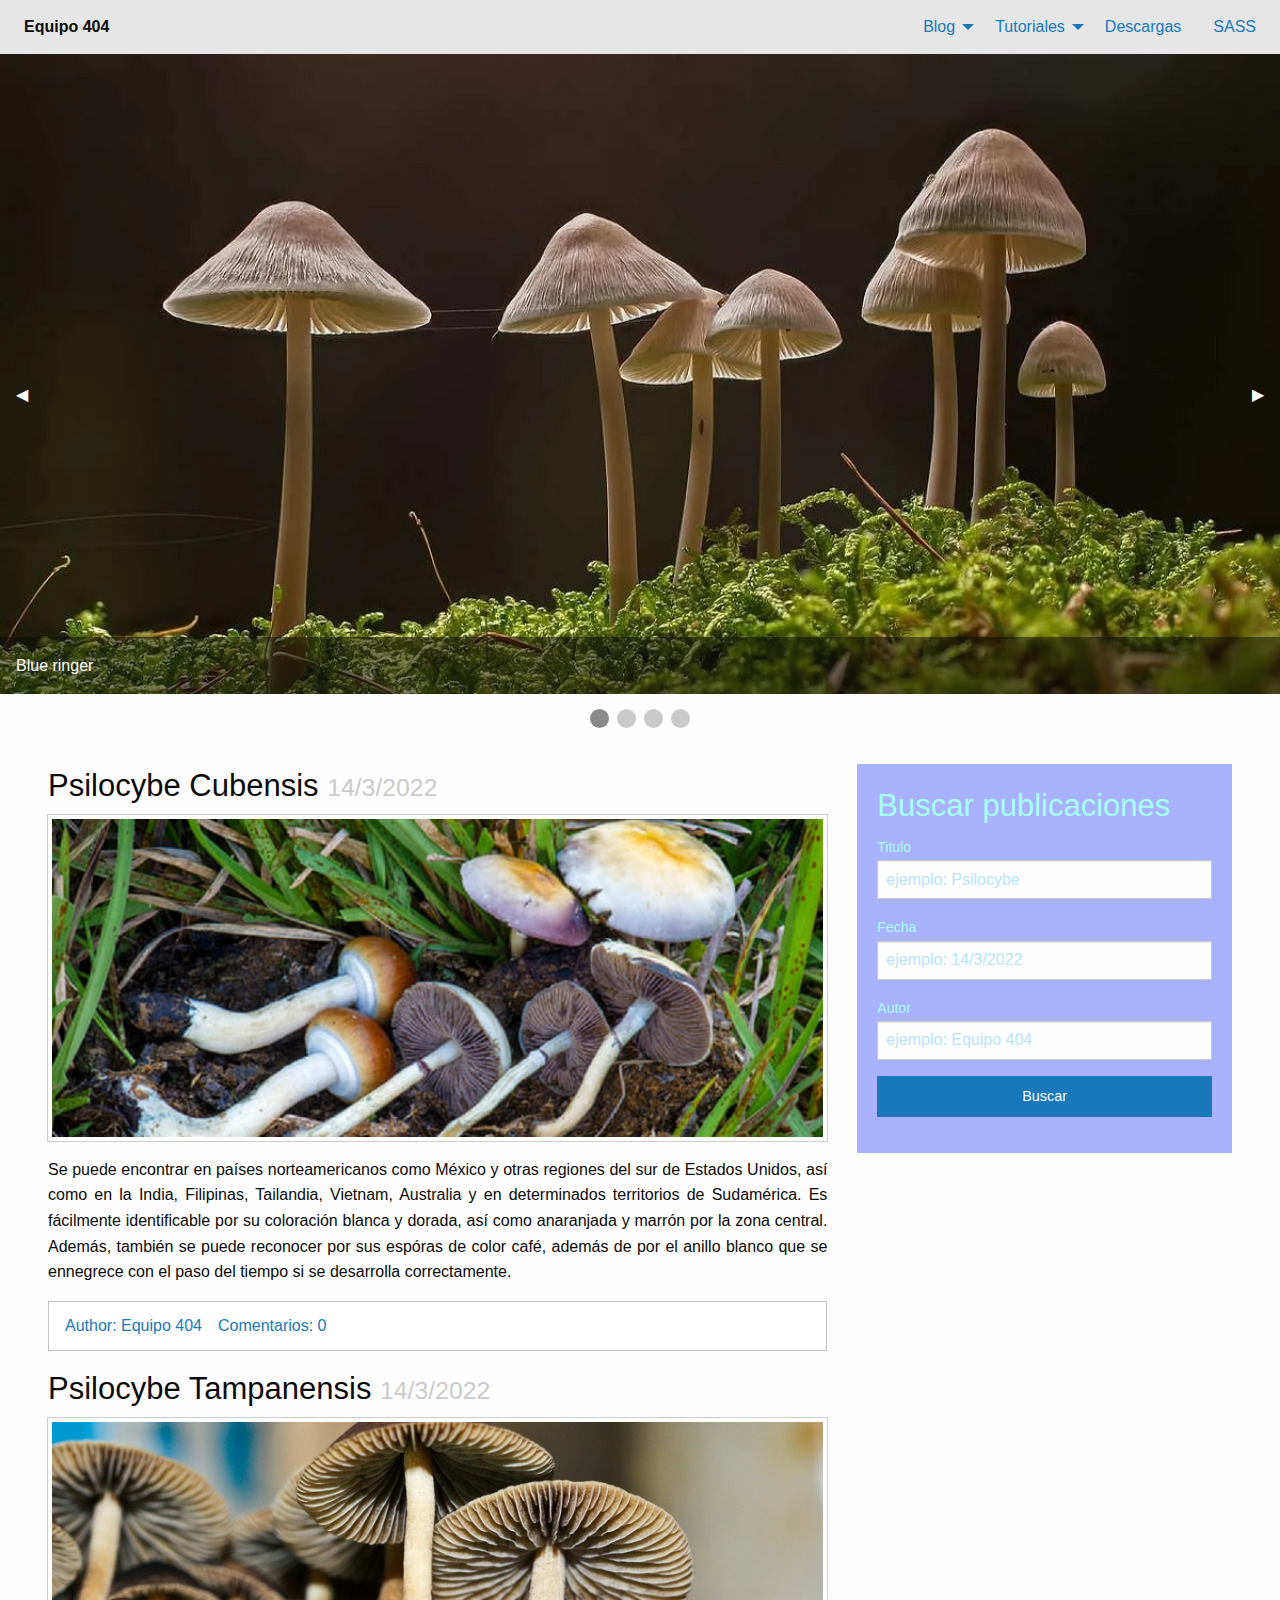
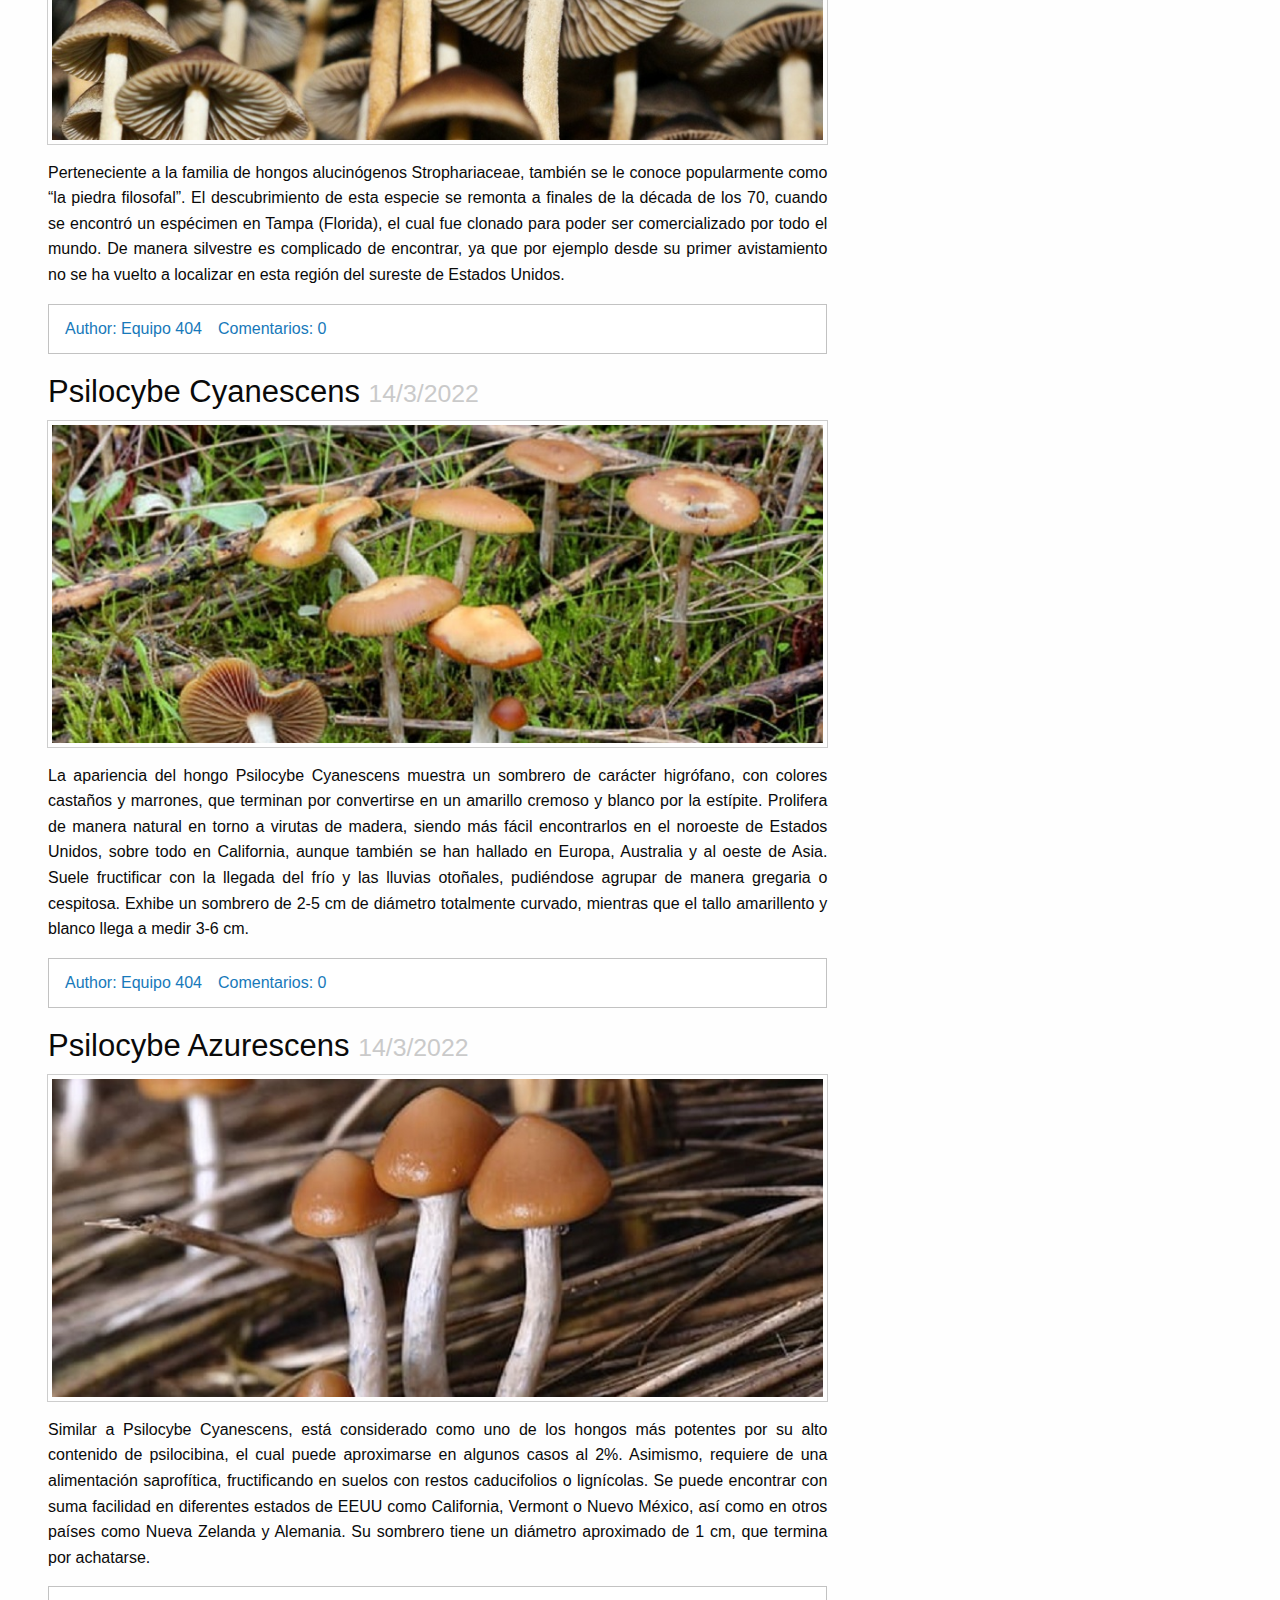
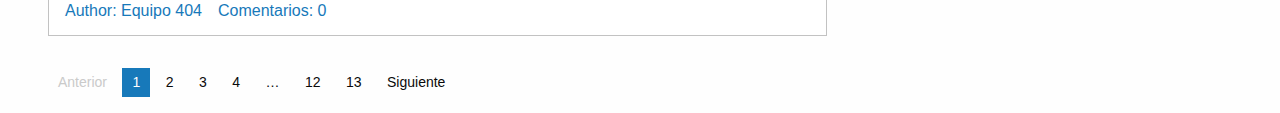
<file: index.html>
<!doctype html>
<html class="no-js" lang="en" dir="ltr">
  <head>
    <meta charset="utf-8">
    <meta http-equiv="x-ua-compatible" content="ie=edge">
    <meta name="viewport" content="width=device-width, initial-scale=1.0">
    <title>Hongos magicos: Equipo 404</title>
    <link rel="stylesheet" href="css/foundation.css">
    <link rel="stylesheet" href="css/app.css">
    <style>
      .espacio{height:300px;}
    </style>
  </head>
  <body>
    
   <!-- Start Top Bar -->
    <div class="top-bar">
        <div class="top-bar-left">
          <ul class="menu">
            <a class="menu-text" href="index.html">Equipo 404</a>
          </ul>
        </div>
        
        <div class="dropdown menu">
          <ul class="dropdown menu" data-dropdown-menu>
            <li><a href="#">Blog</a>
            <ul class="menu">
              <li><a href="#">Paulina</a>
                <ul class="menu">
                  <li><a href="#">Nuevas exposiciones</a></li>
                  <li><a href="#">Fechas recientes</a></li>
                </ul></li>
              <li><a href="#">Eder</a>
              <ul class="menu">
                <li><a href="#">Registros</a></li>
                <li><a href="#">Expendientes</a></li>
                <li><a href="#">Campo pendiente</a></li>
              </ul></li>
              <li><a href="blogsofia.html">Sofia</a>
              <ul class="menu">
                <li><a href="blogsofia.html">Entradas</a></li>
                <li><a href="registrossofia.html">Registros</a></li>
              </ul></li>
              <li><a href="blog.html">Joel</a></li>
            </ul></li>
  
            
            <li><a href="#">Tutoriales</a>
            <ul class="vertical menu accordion-menu" data-accordion-menu>
              <li>
                <a href="#">Plantación</a>
                <ul class="menu vertical nested">
                  <li><a href="#">Tóxicos</a></li>
                  <li><a href="#">Comestibles medicinales</a></li>
                </ul>
              </li>
              <li><a href="#">Cuidados</a></li>
            </ul></li>
  
            <li><a href="#">Descargas</a></li>
            <li><a href="central.html">SASS</a></li>
          </ul>
        </div>
      </div>
      <!-- End Top Bar -->

    <div class="orbit" role="region" aria-label="Imagenes de psilocibios" data-orbit>
      <div class="orbit-wrapper">
        <div class="orbit-controls">
          <button class="orbit-previous"><span class="show-for-sr">Imagen anterior</span>&#9664;&#xFE0E;</button>
          <button class="orbit-next"><span class="show-for-sr">Imagen siguiente</span>&#9654;&#xFE0E;</button>
        </div>
        <ul class="orbit-container">
          <li class="is-active orbit-slide">
            <figure class="orbit-figure">
              <img class="orbit-image" src="img/blue-ringer-mushroom.jpg" alt="blue-ringer-mushroom">
              <figcaption class="orbit-caption">Blue ringer</figcaption>
            </figure>
          </li>
          <li class="orbit-slide">
            <figure class="orbit-figure">
              <img class="orbit-image" src="img/live_psilocybin_mushrooms.jpeg" alt="Pastel">
              <figcaption class="orbit-caption">Pastel preparado</figcaption>
            </figure>
          </li>
          <li class="orbit-slide">
            <figure class="orbit-figure">
              <img class="orbit-image" src="img/Psilocybin-Mushrooms-–-Mystic-meets-Science.jpg" alt="Space">
              <figcaption class="orbit-caption">Psilocibio silvestre</figcaption>
            </figure>
          </li>
          <li class="orbit-slide">
            <figure class="orbit-figure">
              <img class="orbit-image" src="img/science_psilocybin.jpg" alt="cultivo">
              <figcaption class="orbit-caption">Psilocibios cultivados</figcaption>
            </figure>
          </li>
        </ul>
      </div>
      <nav class="orbit-bullets">
        <button class="is-active" data-slide="0">
          <span class="show-for-sr">First slide details.</span>
          <span class="show-for-sr" data-slide-active-label>Current Slide</span>
        </button>
        <button data-slide="1"><span class="show-for-sr">Second slide details.</span></button>
        <button data-slide="2"><span class="show-for-sr">Third slide details.</span></button>
        <button data-slide="3"><span class="show-for-sr">Fourth slide details.</span></button>
      </nav>
    </div>

    <div class="outside">
    <div class="grid-x grid-margin-x" id="content">
      <div class="medium-8 cell">
        <div class="blog-post">
          <h3>Psilocybe Cubensis <small>14/3/2022</small></h3>
          <img class="thumbnail" src="img/Psilocybe-Cubensis.jpg">
          <p>Se puede encontrar en países norteamericanos como México y otras regiones del sur de Estados Unidos, así como en la India, Filipinas, Tailandia, Vietnam, Australia y en determinados territorios de Sudamérica. Es fácilmente identificable por su coloración blanca y dorada, así como anaranjada y marrón por la zona central. Además, también se puede reconocer por sus espóras de color café, además de por el anillo blanco que se ennegrece con el paso del tiempo si se desarrolla correctamente.</p>
          <div class="callout">
            <ul class="menu simple">
              <li><a href="#">Author: Equipo 404</a></li>
              <li><a href="#">Comentarios: 0</a></li>
            </ul>
          </div>
        </div>

        <div class="blog-post">
          <h3>Psilocybe Tampanensis <small>14/3/2022</small></h3>
          <img class="thumbnail" src="img/tampanensis-2.jpg">
          <p>Perteneciente a la familia de hongos alucinógenos Strophariaceae, también se le conoce popularmente como “la piedra filosofal”. El descubrimiento de esta especie se remonta a finales de la década de los 70, cuando se encontró un espécimen en Tampa (Florida), el cual fue clonado para poder ser comercializado por todo el mundo. De manera silvestre es complicado de encontrar, ya que por ejemplo desde su primer avistamiento no se ha vuelto a localizar en esta región del sureste de Estados Unidos.</p>
          <div class="callout">
            <ul class="menu simple">
              <li><a href="#">Author: Equipo 404</a></li>
              <li><a href="#">Comentarios: 0</a></li>
            </ul>
          </div>
        </div>

        <div class="blog-post">
          <h3>Psilocybe Cyanescens <small>14/3/2022</small></h3>
          <img class="thumbnail" src="img/Psilocybe-Cyanescens.jpg">
          <p>La apariencia del hongo Psilocybe Cyanescens muestra un sombrero de carácter higrófano, con colores castaños y marrones, que terminan por convertirse en un amarillo cremoso y blanco por la estípite. Prolifera de manera natural en torno a virutas de madera, siendo más fácil encontrarlos en el noroeste de Estados Unidos, sobre todo en California, aunque también se han hallado en Europa, Australia y al oeste de Asia. Suele fructificar con la llegada del frío y las lluvias otoñales, pudiéndose agrupar de manera gregaria o cespitosa. Exhibe un sombrero de 2-5 cm de diámetro totalmente curvado, mientras que el tallo amarillento y blanco llega a medir 3-6 cm.</p>
          <div class="callout">
            <ul class="menu simple">
              <li><a href="#">Author: Equipo 404</a></li>
              <li><a href="#">Comentarios: 0</a></li>
            </ul>
          </div>
        </div>

        <div class="blog-post">
          <h3>Psilocybe Azurescens <small>14/3/2022</small></h3>
          <img class="thumbnail" src="img/Psilocybe-Azurescens.jpg">
          <p>Similar a Psilocybe Cyanescens, está considerado como uno de los hongos más potentes por su alto contenido de psilocibina, el cual puede aproximarse en algunos casos al 2%. Asimismo, requiere de una alimentación saprofítica, fructificando en suelos con restos caducifolios o lignícolas. Se puede encontrar con suma facilidad en diferentes estados de EEUU como California, Vermont o Nuevo México, así como en otros países como Nueva Zelanda y Alemania. Su sombrero tiene un diámetro aproximado de 1 cm, que termina por achatarse.</p>
          <div class="callout">
            <ul class="menu simple">
              <li><a href="#">Author: Equipo 404</a></li>
              <li><a href="#">Comentarios: 0</a></li>
            </ul>
          </div>
        </div>
      </div>
      <div class="medium-4 cell">
        <div class="translucent-form-overlay">
          <form>
            <h3>Buscar publicaciones</h3>
            <div class="row columns">
              <label>Titulo
                <input type="text" name="keyword" placeholder="ejemplo: Psilocybe">
              </label>
            </div>
            <div class="row columns">
              <label>Fecha
                <input type="text" name="location" placeholder="ejemplo: 14/3/2022">
              </label>
            </div>
            <div class="row columns">
              <label>Autor
                <input type="text" name="location" placeholder="ejemplo: Equipo 404">
              </label>
            </div>
            <button type="button" class="primary button expanded search-button">
              Buscar
            </button>
         </form>
        </div>        
      </div>
    </div>

    <div class="row column">
      <ul class="pagination" role="navigation" aria-label="Pagination">
        <li class="disabled">Anterior</li>
        <li class="current"><span class="show-for-sr">Estas en la pagina</span> 1</li>
        <li><a href="#" aria-label="Page 2">2</a></li>
        <li><a href="#" aria-label="Page 3">3</a></li>
        <li><a href="#" aria-label="Page 4">4</a></li>
        <li class="ellipsis"></li>
        <li><a href="#" aria-label="Page 12">12</a></li>
        <li><a href="#" aria-label="Page 13">13</a></li>
        <li><a href="#" aria-label="Next page">Siguiente</a></li>
      </ul>
    </div>
  </div>

    

    <script src="js/vendor/jquery.js"></script>
    <script src="js/vendor/what-input.js"></script>
    <script src="js/vendor/foundation.js"></script>
    <script src="js/app.js"></script>
  </body>
</html>
</file>
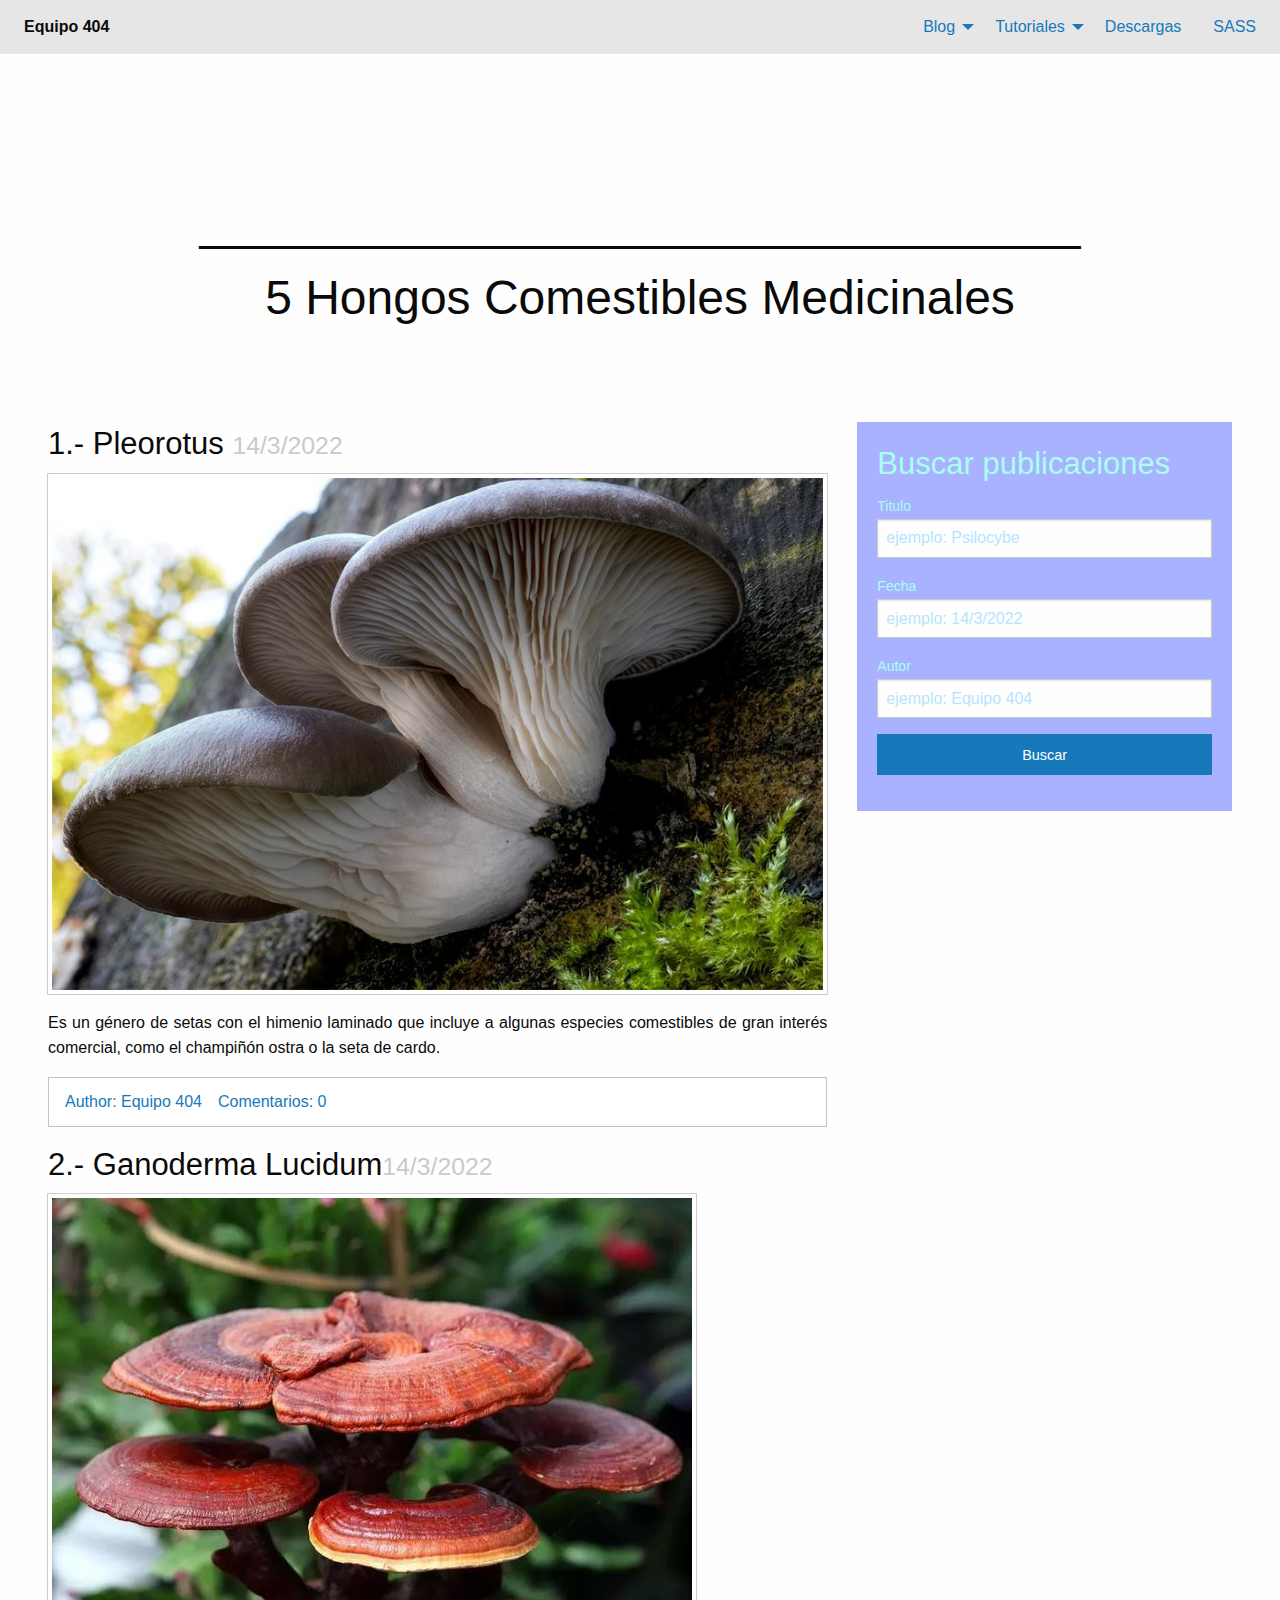
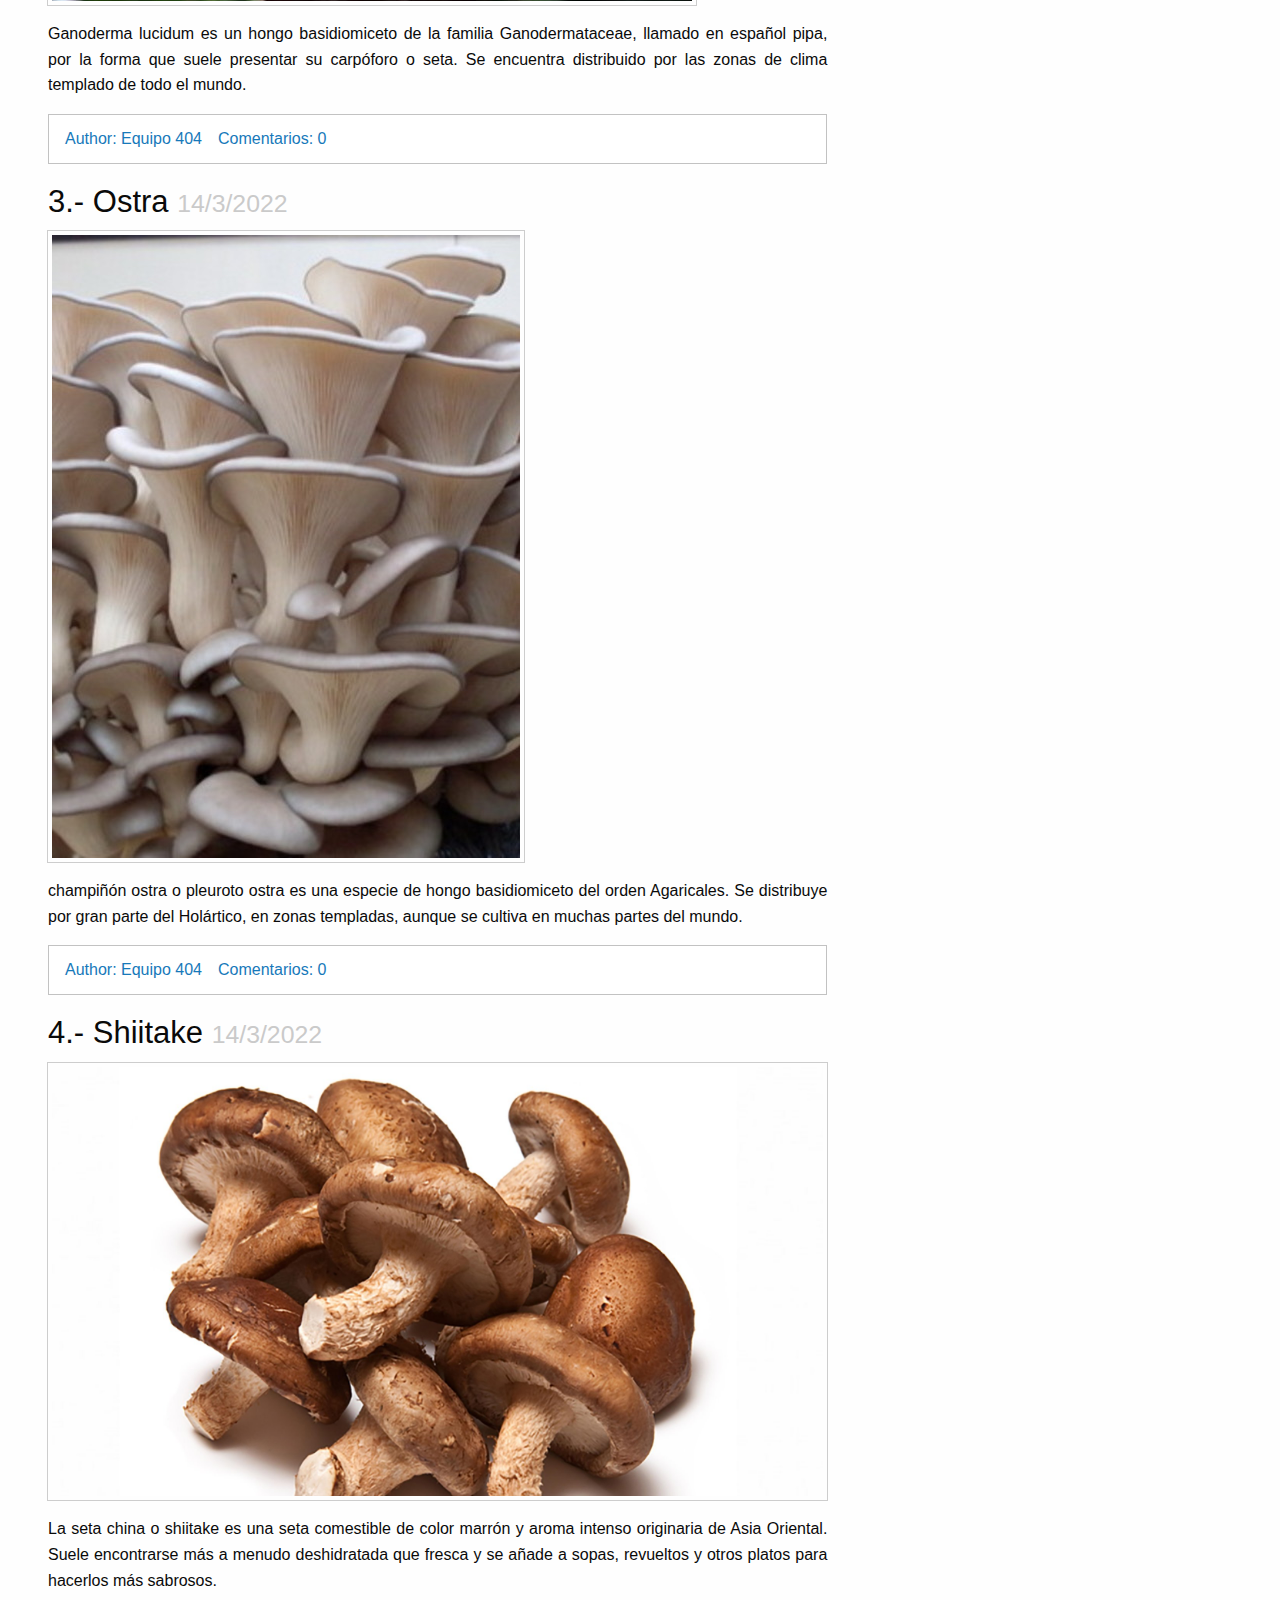
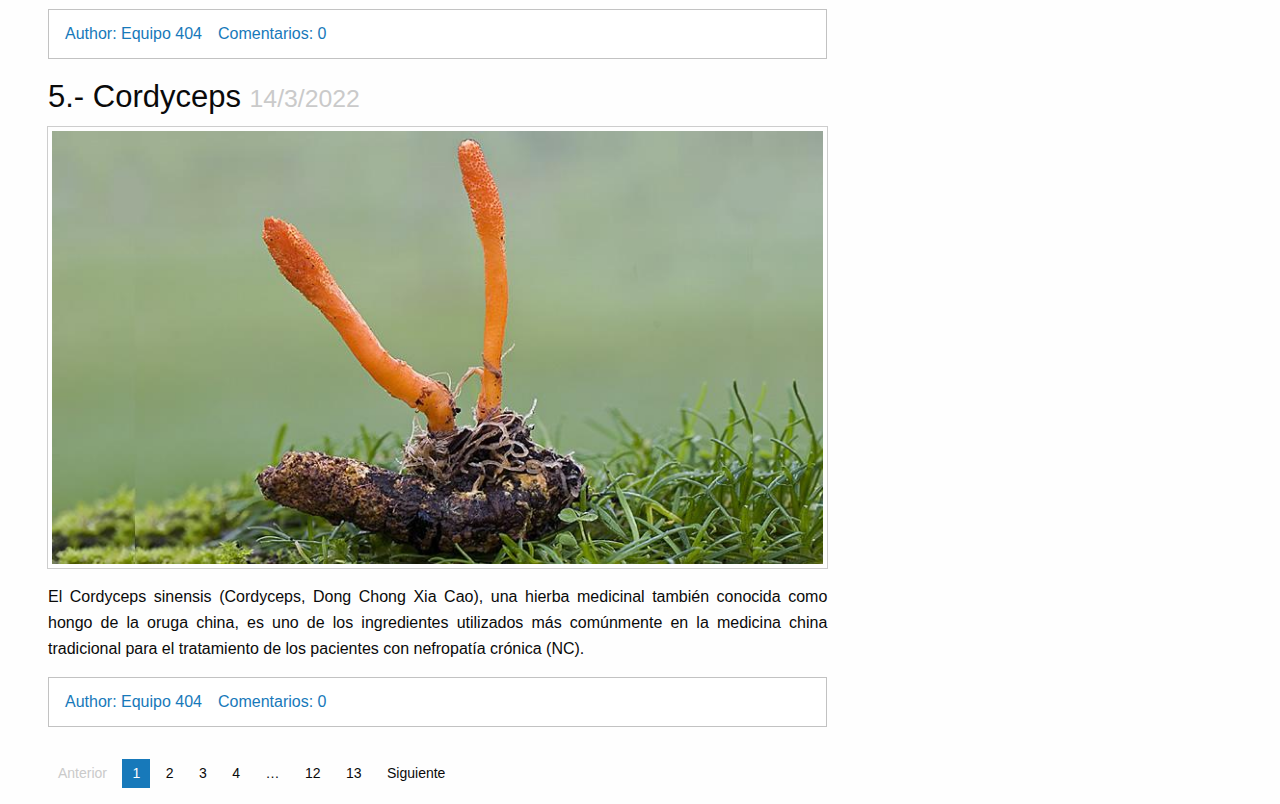
<file: blog.html>
<!DOCTYPE html>
<html lang="en">
<head>
    <meta charset="UTF-8">
    <meta http-equiv="X-UA-Compatible" content="IE=edge">
    <meta name="viewport" content="width=device-width, initial-scale=1.0">
    <title>Blog</title>
    <link rel="stylesheet" href="css/foundation.css">
    <link rel="stylesheet" href="css/app.css">
    <style>
      .espacio{height:300px;}
    </style>
</head>
<body>
    <!-- Start Top Bar -->
    <div class="top-bar">
        <div class="top-bar-left">
          <ul class="menu">
            <a class="menu-text" href="index.html">Equipo 404</a>
          </ul>
        </div>
        
        <div class="dropdown menu">
          <ul class="dropdown menu" data-dropdown-menu>
            <li><a href="#">Blog</a>
            <ul class="menu">
              <li><a href="#">Paulina</a>
                <ul class="menu">
                  <li><a href="#">Nuevas exposiciones</a></li>
                  <li><a href="#">Fechas recientes</a></li>
                </ul></li>
              <li><a href="#">Eder</a>
              <ul class="menu">
                <li><a href="#">Registros</a></li>
                <li><a href="#">Expendientes</a></li>

                <li><a href="#">Campo pendiente</a></li>
              </ul></li>
              <li><a href="blogsofia.html">Sofia</a>
              <ul class="menu">
                <li><a href="blogsofia.html">Entradas</a></li>
                <li><a href="registrossofia.html">Registros</a></li>
              </ul></li>
              <li><a href="blog.html">Joel</a></li>
            </ul></li>
  
            
            <li><a href="#">Tutoriales</a>
            <ul class="vertical menu accordion-menu" data-accordion-menu>
              <li>
                <a href="#">Plantación</a>
                <ul class="menu vertical nested">
                  <li><a href="#">Tóxicos</a></li>
                  <li><a href="#">Comestibles medicinales</a></li>
                </ul>
              </li>
              <li><a href="#">Cuidados</a></li>
            </ul></li>
  
            <li><a href="#">Descargas</a></li>
            <li><a href="central.html">SASS</a></li>
          </ul>
        </div>
      </div>
      <!-- End Top Bar -->

      
      <!-- BLOG -->
      <h1 class="Titulo-centralizado"><br></br>_________________________________</h1>
      <h1 class="Titulo-centralizado">5 Hongos Comestibles Medicinales <br></br></h1>
      <h1 class="Titulo-centralizado"></h1>
      
      <div class="outside">
      <div class="grid-x grid-margin-x" id="content">
        <div class="medium-8 cell">
          <div class="blog-post">
            <h3>1.- Pleorotus <small>14/3/2022</small></h3>
            <img class="thumbnail" src="img/5-hongos-comestibles-medicinales/Pleorotus.jpg">
            <p>Es un género de setas con el himenio laminado que incluye a algunas especies 
                comestibles de gran interés comercial, como el champiñón ostra o la seta de cardo.</p>
            <div class="callout">
              <ul class="menu simple">
                <li><a href="#">Author: Equipo 404</a></li>
                <li><a href="#">Comentarios: 0</a></li>
              </ul>
            </div>
          </div>
  
          <div class="blog-post">
            <h3>2.- Ganoderma Lucidum<small>14/3/2022</small></h3>
            <img class="thumbnail" src="img/5-hongos-comestibles-medicinales/Ganoderma lucido.jpg">
            <p>Ganoderma lucidum es un hongo basidiomiceto de la familia Ganodermataceae, 
                llamado en español pipa, por la forma que suele presentar su carpóforo o seta. 
                Se encuentra distribuido por las zonas de clima templado de todo el mundo.</p>
            <div class="callout">
              <ul class="menu simple">
                <li><a href="#">Author: Equipo 404</a></li>
                <li><a href="#">Comentarios: 0</a></li>
              </ul>
            </div>
          </div>
  
          <div class="blog-post">
            <h3>3.- Ostra <small>14/3/2022</small></h3>
            <img class="thumbnail" src="img/5-hongos-comestibles-medicinales/ostras.jpg">
            <p>champiñón ostra o pleuroto ostra es una especie de hongo basidiomiceto del orden
                 Agaricales. Se distribuye por gran parte del Holártico, en zonas templadas,
                  aunque se cultiva en muchas partes del mundo.</p>
            <div class="callout">
              <ul class="menu simple">
                <li><a href="#">Author: Equipo 404</a></li>
                <li><a href="#">Comentarios: 0</a></li>
              </ul>
            </div>
          </div>
  
          <div class="blog-post">
            <h3>4.- Shiitake <small>14/3/2022</small></h3>
            <img class="thumbnail" src="img/5-hongos-comestibles-medicinales/shitake.jpg">
            <p>La seta china o shiitake es una seta comestible de color marrón y aroma intenso
                 originaria de Asia Oriental. Suele encontrarse más a menudo deshidratada que
                  fresca y se añade a sopas, revueltos y otros platos para hacerlos más sabrosos.</p>
            <div class="callout">
              <ul class="menu simple">
                <li><a href="#">Author: Equipo 404</a></li>
                <li><a href="#">Comentarios: 0</a></li>
              </ul>
            </div>
          </div>

          <div class="blog-post">
            <h3>5.- Cordyceps <small>14/3/2022</small></h3>
            <img class="thumbnail" src="img/5-hongos-comestibles-medicinales/cordyceps.jpg">
            <p>El Cordyceps sinensis (Cordyceps, Dong Chong Xia Cao), una hierba medicinal también
                 conocida como hongo de la oruga china, es uno de los ingredientes utilizados más
                  comúnmente en la medicina china tradicional para el tratamiento de los pacientes
                   con nefropatía crónica (NC).</p>
            <div class="callout">
              <ul class="menu simple">
                <li><a href="#">Author: Equipo 404</a></li>
                <li><a href="#">Comentarios: 0</a></li>
              </ul>
            </div>
          </div>

        </div>

        <div class="medium-4 cell">
          <div class="translucent-form-overlay">
            <form>
              <h3>Buscar publicaciones</h3>
              <div class="row columns">
                <label>Titulo
                  <input type="text" name="keyword" placeholder="ejemplo: Psilocybe">
                </label>
              </div>
              <div class="row columns">
                <label>Fecha
                  <input type="text" name="location" placeholder="ejemplo: 14/3/2022">
                </label>
              </div>
              <div class="row columns">
                <label>Autor
                  <input type="text" name="location" placeholder="ejemplo: Equipo 404">
                </label>
              </div>
              <button type="button" class="primary button expanded search-button">
                Buscar
              </button>
           </form>
          </div>        
        </div>
      </div>


      <div class="row column">
        <ul class="pagination" role="navigation" aria-label="Pagination">
          <li class="disabled">Anterior</li>
          <li class="current"><span class="show-for-sr">Estas en la pagina</span> 1</li>
          <li><a href="#" aria-label="Page 2">2</a></li>
          <li><a href="#" aria-label="Page 3">3</a></li>
          <li><a href="#" aria-label="Page 4">4</a></li>
          <li class="ellipsis"></li>
          <li><a href="#" aria-label="Page 12">12</a></li>
          <li><a href="#" aria-label="Page 13">13</a></li>
          <li><a href="#" aria-label="Next page">Siguiente</a></li>
        </ul>
      </div>
    </div>
  
      
  
      <script src="js/vendor/jquery.js"></script>
      <script src="js/vendor/what-input.js"></script>
      <script src="js/vendor/foundation.js"></script>
      <script src="js/app.js"></script>
</body>
</html>
</file>
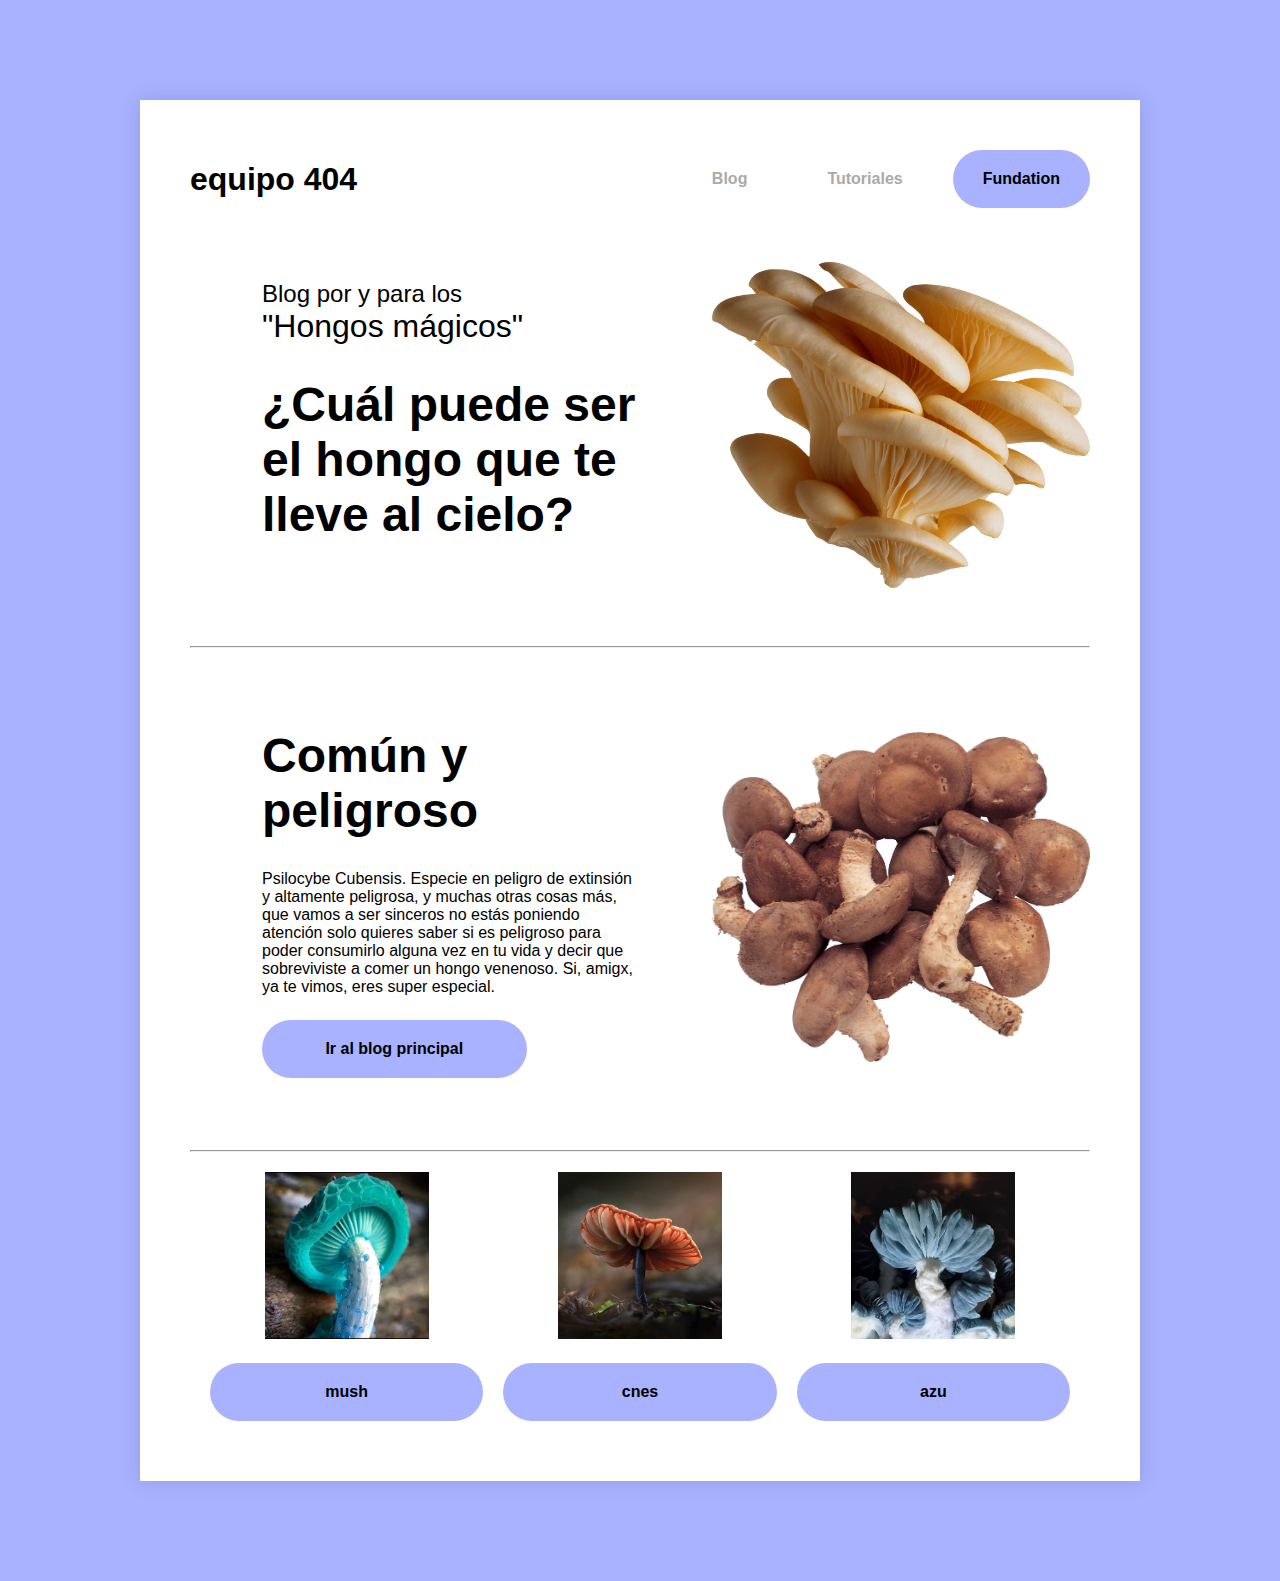
<file: central.html>
<!DOCTYPE html>
<html lang="en">
<head>
    <meta charset="UTF-8">
    <meta name="viewport" content="width=device-width, initial-scale=1.0">
    <title>Página SASS</title>
    <link rel="stylesheet" href="css/styles.css">
</head>
<body>
    <div class="contenedor-principal">
        <header>
            <nav>
                <h1>
                    <a class="logo"> equipo 404</a>
                </h1>
                <ul>
                    <li><a href="blog.html">Blog</a></li>
                    <li><a href="registrossofia.html">Tutoriales</a></li>
                
                    <li><a href="index.html" class="btn btn-cta">Fundation</a></li>
                </ul>
            </nav>
        </header>

        <div class="contenedor-secundario">
            <div class="row">
                <div class="col m-9">
                    <h3>Blog por y para los</h3>
                    <h4>"Hongos mágicos"</h4>
                    <h2 class="py-4">¿Cuál puede ser el hongo que te lleve al cielo?</h2>
        
                </div>

                <div class="col">
                  <div class="banner-superior">
                    <img src="img/central.png" alt="">
                  </div>
                </div>
            </div>

            <hr>

            <div class="row">
              <div class="col m-9">
                <h2 class="py-1">Común y peligroso</h2>
                  <p class="row py-3">
                    Psilocybe Cubensis. Especie en peligro de extinsión y altamente peligrosa, y muchas otras cosas más, que vamos a ser sinceros no estás poniendo atención solo quieres saber si es peligroso para poder consumirlo alguna vez en tu vida y decir que sobreviviste a comer un hongo venenoso. Si, amigx, ya te vimos, eres super especial. 
                  </p>
              
                  <div class="col-70">
                    <div>
                        <a href="index.html" class="btn btn-cta shadow">
                            Ir al blog principal
                        </a>
                    </div>
                  </div>
              </div>

              <div class="col">
                <div class="banner-superior">
                    <img src="img/Mushroom.png">
                </div>
              </div>
            </div>

            <hr>
            <div class="row">
              <section id="productos">
                <div class="contenedor">
                  <p></p>
                  <ul>
                    <li>
                      <img src="img/mush-sd.jpeg" />
                      <a href="index.html" class="btn btn-cta">mush</a>
                    </li>
                    <li>
                      <img src="img/cnes-s.jpeg" />
                      <a href="index.html" class="btn btn-cta">cnes</a>
                    </li>
                    <li>
                      <img src="img/azu-sd.jpeg" />
                      <a href="index.html" class="btn btn-cta">azu</a>
                    </li>
                  </ul>
                </div>
              </section>
            </div>
        </div>
    </div>
</body>
</html>
</file>
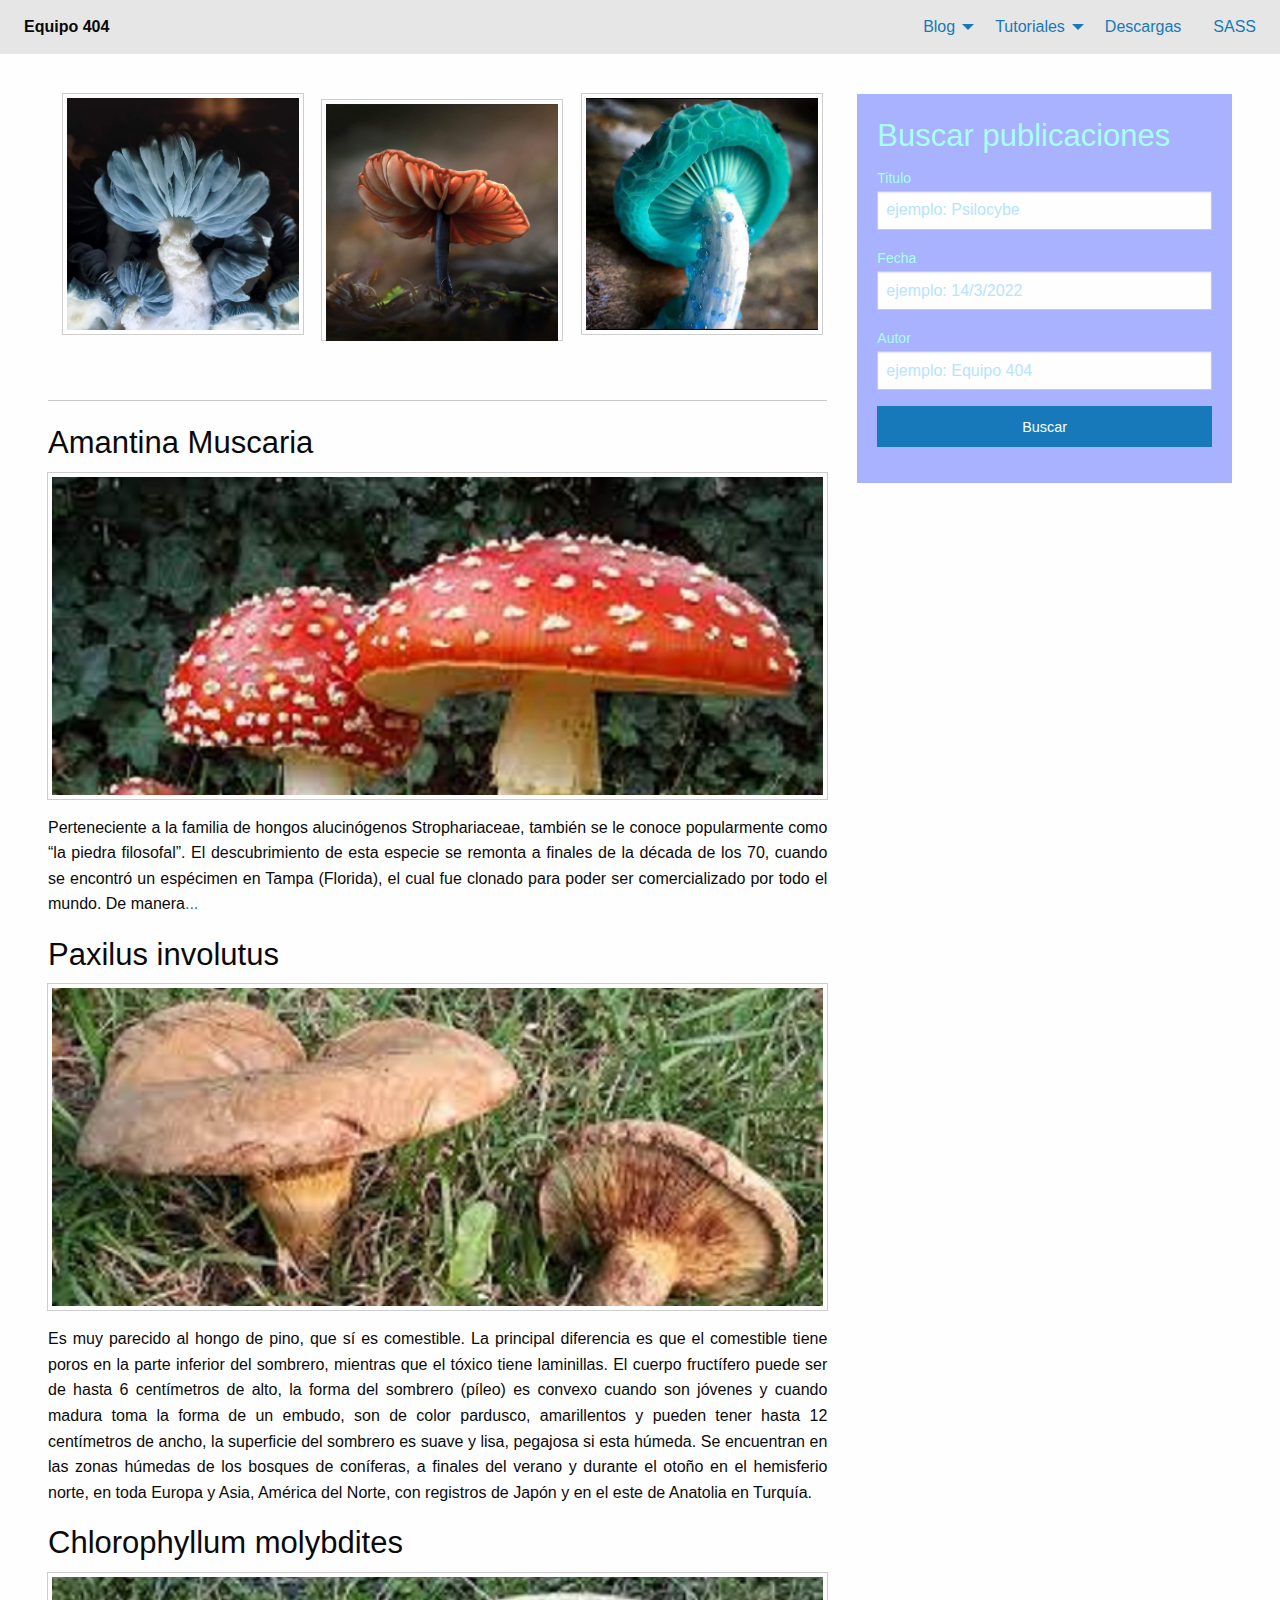
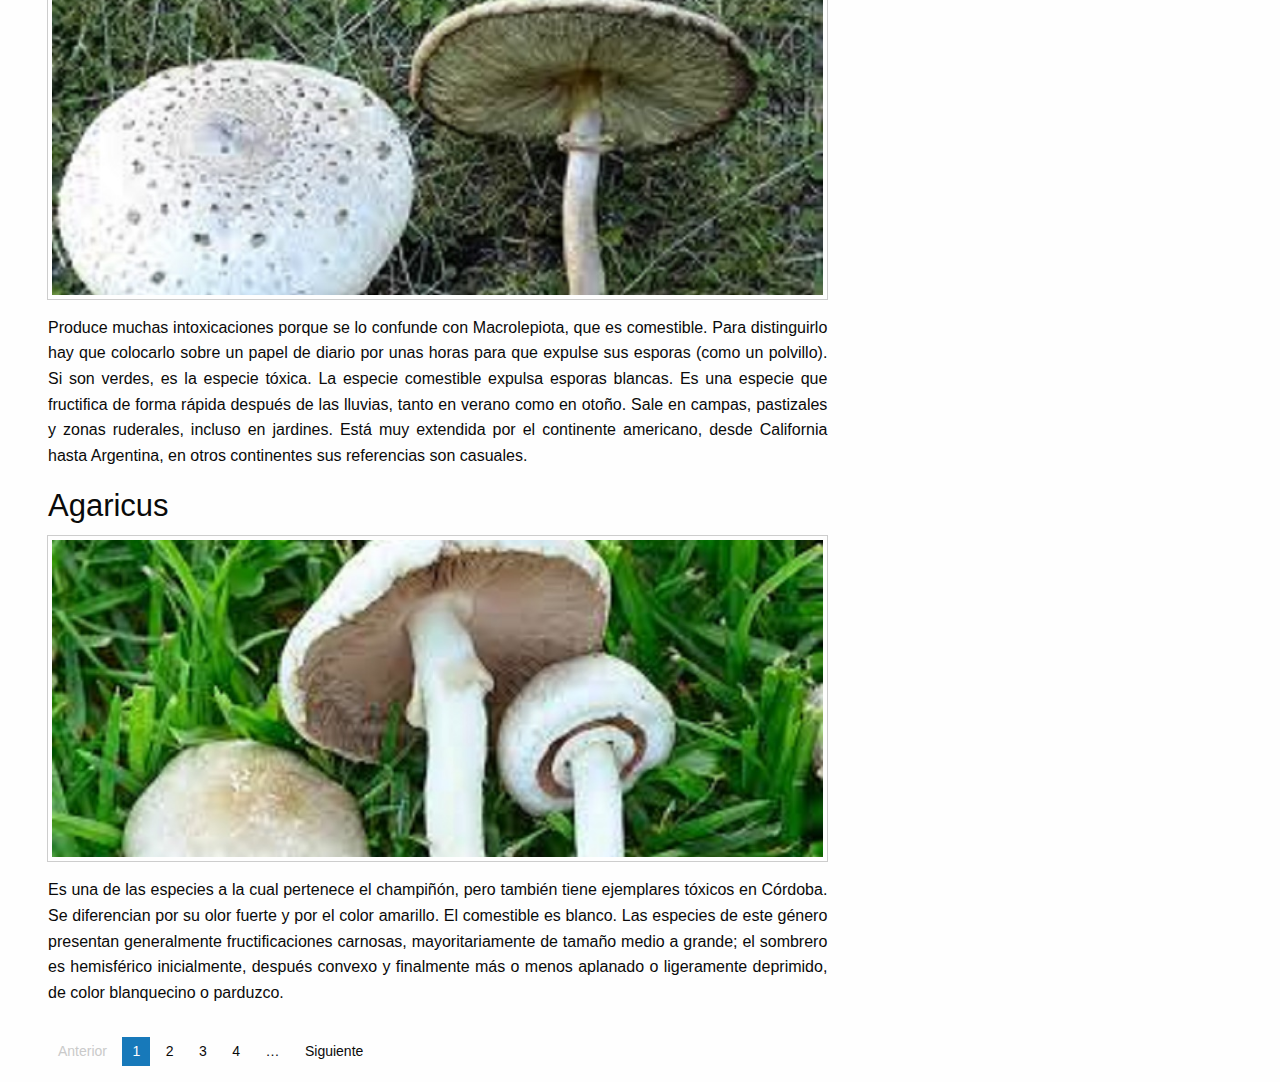
<file: registrossofis.html>
<!DOCTYPE html>
<html lang="en">
<head>
    <meta charset="UTF-8">
    <meta http-equiv="X-UA-Compatible" content="IE=edge">
    <meta name="viewport" content="width=device-width, initial-scale=1.0">
    <title>Blog personal Sofia</title>
    <link rel="stylesheet" href="css/foundation.css">
    <link rel="stylesheet" href="css/app.css">
    <style>
      .espacio{height:300px;}
    </style>
</head>
<body>
    <!-- Start Top Bar -->
    <div class="top-bar">
        <div class="top-bar-left">
          <ul class="menu">
            <a class="menu-text" href="index.html">Equipo 404</a>
          </ul>
        </div>
        
        <div class="dropdown menu">
          <ul class="dropdown menu" data-dropdown-menu>
            <li><a href="#">Blog</a>
            <ul class="menu">
              <li><a href="#">Paulina</a>
                <ul class="menu">
                  <li><a href="#">Nuevas exposiciones</a></li>
                  <li><a href="#">Fechas recientes</a></li>
                </ul></li>
              <li><a href="#">Eder</a>
              <ul class="menu">
                <li><a href="#">Registros</a></li>
                <li><a href="#">Expendientes</a></li>
                <li><a href="#">Campo pendiente</a></li>
              </ul></li>
              <li><a href="blogsofia.html">Sofia</a>
              <ul class="menu">
                <li><a href="blogsofia.html">Entradas</a></li>
                <li><a href="registrossofia.html">Registros</a></li>
              </ul></li>
              <li><a href="blog.html">Joel</a></li>
            </ul></li>
  
            
            <li><a href="#">Tutoriales</a>
            <ul class="vertical menu accordion-menu" data-accordion-menu>
              <li>
                <a href="#">Plantación</a>
                <ul class="menu vertical nested">
                  <li><a href="#">Tóxicos</a></li>
                  <li><a href="#">Comestibles medicinales</a></li>
                </ul>
              </li>
              <li><a href="#">Cuidados</a></li>
            </ul></li>
  
            <li><a href="#">Descargas</a></li>
            <li><a href="central.html">SASS</a></li>
          </ul>
        </div>
      </div>
      <!-- End Top Bar -->

      <br>
     

<div class="outside">
    <div class="grid-x grid-margin-x" id="content">
      <div class="medium-8 cell">
        <img class="thumbnail chico" src="img/azu-sd.jpeg" alt="foto de hongo">
        <a href="#" class="thumbnail chico"><img src="img/cnes-s.jpeg" alt="foto de hongo"></a>
        <img class="thumbnail chico" src="img/mush-sd.jpeg" alt="foto de hongo">


        <br>
        <br>
        <hr>

        <div class="blog-post">
          <h3>Amantina Muscaria</h3>
          <img class="thumbnail" src="img/amanita muscaria.jpg">
          <p>Perteneciente a la familia de hongos alucinógenos Strophariaceae, también se le conoce popularmente como “la piedra filosofal”. 
            El descubrimiento de esta especie se remonta a finales de la década de los 70, cuando se encontró un espécimen en Tampa (Florida),
            el cual fue clonado para poder ser comercializado por todo el mundo. De manera<a href="#">...</a></p> 

        </div>

        <div class="blog-post">
          <h3>Paxilus involutus</h3>
          <img class="thumbnail" src="img/Paxilus involutus.jpg">
            
          <p>Es muy parecido al hongo de pino, que sí es comestible. La principal diferencia es que el comestible tiene poros en la parte inferior del sombrero, mientras que el tóxico tiene laminillas. El cuerpo fructífero puede ser de hasta 6 centímetros de alto, la forma del sombrero (píleo) es convexo cuando son jóvenes y cuando madura toma la forma de un embudo, son de color pardusco, amarillentos y pueden tener hasta 12 centímetros de ancho, la superficie del sombrero es suave y lisa, pegajosa si esta húmeda.

            Se encuentran en las zonas húmedas de los bosques de coníferas, a finales del verano y durante el otoño en el hemisferio norte, en toda Europa y Asia, América del Norte, con registros de Japón y en el este de Anatolia en Turquía.</p>
        </div>

        <div class="blog-post">
          <h3>Chlorophyllum molybdites</h3>
          <img class="thumbnail" src="img/Chlorophyllum molybdites.jpg">
          <p>Produce muchas intoxicaciones porque se lo confunde con Macrolepiota, que es comestible. Para distinguirlo hay que colocarlo sobre un papel de diario por unas horas para que expulse sus esporas (como un polvillo). Si son verdes, es la especie tóxica. La especie comestible expulsa esporas blancas. Es una especie que fructifica de forma rápida después de las lluvias, tanto en verano como en otoño. Sale en campas, pastizales y zonas ruderales, incluso en jardines. Está muy extendida por el continente americano, desde California hasta Argentina, en otros continentes sus referencias son casuales.</p>
  
        </div>

        <div class="blog-post">
          <h3>Agaricus</h3>
          <img class="thumbnail" src="img/Agaricus.jpg">
          <p>Es una de las especies a la cual pertenece el champiñón, pero también tiene ejemplares tóxicos en Córdoba. Se diferencian por su olor fuerte y por el color amarillo. El comestible es blanco. Las especies de este género presentan generalmente fructificaciones carnosas, mayoritariamente de tamaño medio a grande; el sombrero es hemisférico inicialmente, después convexo y finalmente más o menos aplanado o ligeramente deprimido, de color blanquecino o parduzco.</p>
        </div>
      </div>





      
      <div class="medium-4 cell">
        <div class="translucent-form-overlay">
          <form>
            <h3>Buscar publicaciones</h3>
            <div class="row columns">
              <label>Titulo
                <input type="text" name="keyword" placeholder="ejemplo: Psilocybe">
              </label>
            </div>
            <div class="row columns">
              <label>Fecha
                <input type="text" name="location" placeholder="ejemplo: 14/3/2022">
              </label>
            </div>
            <div class="row columns">
              <label>Autor
                <input type="text" name="location" placeholder="ejemplo: Equipo 404">
              </label>
            </div>
            <button type="button" class="primary button expanded search-button">
              Buscar
            </button>
         </form>
        </div>        
      </div>
    </div>

    <div class="row column">
      <ul class="pagination" role="navigation" aria-label="Pagination">
        <li class="disabled">Anterior</li>
        <li class="current"><span class="show-for-sr">Estas en la pagina</span> 1</li>
        <li><a href="#" aria-label="Page 2">2</a></li>
        <li><a href="#" aria-label="Page 3">3</a></li>
        <li><a href="#" aria-label="Page 4">4</a></li>
        <li class="ellipsis"></li>
        <li><a href="#" aria-label="Next page">Siguiente</a></li>
      </ul>
    </div>
  </div>
  
      
  
      <script src="js/vendor/jquery.js"></script>
      <script src="js/vendor/what-input.js"></script>
      <script src="js/vendor/foundation.js"></script>
      <script src="js/app.js"></script>
</body>
</html>
</file>
<file: css/app.css>
.cell {
  margin: 1em;
}

.outside {
  padding: 0em 3em;
}



.translucent-form-overlay {
  max-width: 500px;
  width: 100%;
  background-color: #A8B2FF;
  padding: 20px;
  color: #A8FFF0;
}

.translucent-form-overlay .columns.row {
  display: block;
}

.translucent-form-overlay h3, .translucent-form-overlay label {
  color: #A8FFF0;
}

.translucent-form-overlay input, .translucent-form-overlay select {
  color: #B6E4FF;
}

.translucent-form-overlay input::-webkit-input-placeholder {
  color: #B6E4FF;
}

.translucent-form-overlay input:-ms-input-placeholder {
  color: #B6E4FF;
}

.translucent-form-overlay input::placeholder {
  color: #B6E4FF;
}

p {
  text-align: justify;
  text-justify: inter-word;
}
</file>
<file: css/styles.css>
.banner-superior {
  position: relative;
  color: white;
  text-align: right;
}
.banner-superior .banner-contenido {
  position: absolute;
  top: 50px;
  width: 100%;
}
.banner-superior .imagen-superiordos {
  position: static;
  width: auto;
}
.banner-superior img {
  width: 100%;
}

.imagen-superior {
  position: relative;
  color: white;
  text-align: left;
}
.imagen-superior .banner-contenido {
  position: absolute;
  top: 50px;
  width: 100%;
}
.imagen-superior .imagen-superiordos {
  position: static;
  width: auto;
}
.imagen-superior img {
  width: 100%;
}

.btn.btn-cta {
  background-color: #A8B2FF;
  color: black;
  border-radius: 50px;
  padding: 20px 30px;
  text-align: center;
  display: -webkit-box;
  display: -ms-flexbox;
  display: flex;
  -webkit-box-align: center;
      -ms-flex-align: center;
          align-items: center;
  -ms-flex-pack: distribute;
      justify-content: space-around;
  font-weight: bolder;
}
.btn.btn-cta:hover {
  background-color: #374EF6;
  color: white;
  border-radius: 50px;
  padding: 20px 30px;
  text-align: center;
  display: -webkit-box;
  display: -ms-flexbox;
  display: flex;
  -webkit-box-align: center;
      -ms-flex-align: center;
          align-items: center;
  -ms-flex-pack: distribute;
      justify-content: space-around;
  font-weight: bolder;
  -webkit-box-shadow: 0 2px 10px 0 rgba(0, 0, 0, 0.6);
          box-shadow: 0 2px 10px 0 rgba(0, 0, 0, 0.6);
}
.btn:hover {
  background-color: white;
  color: black;
  border-radius: 50px;
  padding: 20px 30px;
  text-align: center;
  display: -webkit-box;
  display: -ms-flexbox;
  display: flex;
  -webkit-box-align: center;
      -ms-flex-align: center;
          align-items: center;
  -ms-flex-pack: distribute;
      justify-content: space-around;
  font-weight: bolder;
  -webkit-box-shadow: 0 2px 10px 0 rgba(0, 0, 0, 0.6);
          box-shadow: 0 2px 10px 0 rgba(0, 0, 0, 0.6);
}

.row {
  display: -webkit-box;
  display: -ms-flexbox;
  display: flex;
  -webkit-box-align: center;
      -ms-flex-align: center;
          align-items: center;
}
.row .col {
  width: 50%;
}
.row .col-10 {
  width: 10%;
}
.row .col-20 {
  width: 20%;
}
.row .col-30 {
  width: 30%;
}
.row .col-70 {
  width: 70%;
}

.m-auto {
  margin: 0 auto;
}



.m-1 {
  margin: 8px;
}

.p-1 {
  padding: 8px;
}

.py-1 {
  padding: 8px 0;
}

.m-2 {
  margin: 16px;
}

.p-2 {
  padding: 16px;
}

.py-2 {
  padding: 16px 0;
}

.m-3 {
  margin: 24px;
}

.p-3 {
  padding: 24px;
}

.py-3 {
  padding: 24px 0;
}

.m-4 {
  margin: 32px;
}

.p-4 {
  padding: 32px;
}

.py-4 {
  padding: 32px 0;
}

.m-5 {
  margin: 40px;
}

.p-5 {
  padding: 40px;
}

.py-5 {
  padding: 40px 0;
}

.m-6 {
  margin: 48px;
}

.p-6 {
  padding: 48px;
}

.py-6 {
  padding: 48px 0;
}

.m-7 {
  margin: 56px;
}

.p-7 {
  padding: 56px;
}

.py-7 {
  padding: 56px 0;
}

.m-8 {
  margin: 64px;
}

.p-8 {
  padding: 64px;
}

.py-8 {
  padding: 64px 0;
}

.m-9 {
  margin: 72px;
}

.p-9 {
  padding: 72px;
}

.py-9 {
  padding: 72px 0;
}

.w-1 {
  width: 25%;
}

.w-2 {
  width: 50%;
}

.w-3 {
  width: 75%;
}

* {
  padding: 0;
  margin: 0;
  -webkit-box-sizing: border-box;
          box-sizing: border-box;
}

body {
  background-color: #A8B2FF;
  font-family: Arial, Helvetica, sans-serif;
}

a {
  color: black;
  text-decoration: none;
}

h2 {
  font-weight: bolder;
  font-size: 48px;
}

h3 {
  font-weight: lighter;
  font-size: 24px;
}

h4 {
  font-weight: lighter;
  font-size: 32px;
}

.contenedor-principal {
  background-color: white;
  margin: 100px auto;
  width: 100%;
  max-width: 1000px;
  padding: 50px 50px 0px 50px;
  -webkit-box-shadow: 0 0 20px 2px rgba(0, 0, 0, 0.1);
          box-shadow: 0 0 20px 2px rgba(0, 0, 0, 0.1);
  -webkit-box-sizing: border-box;
          box-sizing: border-box;
  background-color: white;
  background-size: 100% 100%;
}

ul {
  padding: 0;
  margin: 0;
  list-style: none;
  display: -webkit-box;
  display: -ms-flexbox;
  display: flex;
  gap: 20px;
}
ul li a {
  background-color: white;
  color: #aaa;
  border-radius: 50px;
  padding: 20px 30px;
  text-align: center;
  display: -webkit-box;
  display: -ms-flexbox;
  display: flex;
  -webkit-box-align: center;
      -ms-flex-align: center;
          align-items: center;
  -ms-flex-pack: distribute;
      justify-content: space-around;
  font-weight: bolder;
}
ul li a:hover {
  background-color: #374EF6;
  color: white;
  border-radius: 50px;
  padding: 20px 30px;
  text-align: center;
  display: -webkit-box;
  display: -ms-flexbox;
  display: flex;
  -webkit-box-align: center;
      -ms-flex-align: center;
          align-items: center;
  -ms-flex-pack: distribute;
      justify-content: space-around;
}

header nav {
  display: -webkit-box;
  display: -ms-flexbox;
  display: flex;
  -webkit-box-align: center;
      -ms-flex-align: center;
          align-items: center;
  -webkit-box-pack: justify;
      -ms-flex-pack: justify;
          justify-content: space-between;
}

#clientes li {
  float: left;
  width: 15%;
  margin-right: 2%;
  margin-bottom: 2%;
}
#clientes li:nth-child(6n) {
  margin-right: 0;
}
#clientes li img {
  width: 100%;
}

.contenedor {
  width: 100%;
  max-width: 1200px;
  margin: 0 auto;
  padding: 0 20px;
  -webkit-box-sizing: border-box;
          box-sizing: border-box;
}

#productos {
  margin-bottom: 60px;
}
#productos li {
  float: left;
  width: 33.3333333333%;
  -webkit-box-sizing: border-box;
          box-sizing: border-box;
  text-align: center;
}
#productos img {
  width: 60%;
  margin: 20px 20%;
}
#productos a {
  text-decoration: none;
  color: btn(white, white, "true");
  font-weight: bold;
}
#productos a:hover {
  background-color: #374EF6;
  color: white;
  border-radius: 50px;
  padding: 20px 30px;
  text-align: center;
  display: -webkit-box;
  display: -ms-flexbox;
  display: flex;
  -webkit-box-align: center;
      -ms-flex-align: center;
          align-items: center;
  -ms-flex-pack: distribute;
      justify-content: space-around;
  font-weight: bolder;
}
#productos::after {
  content: "";
  display: block;
  clear: both;
}
</file>
